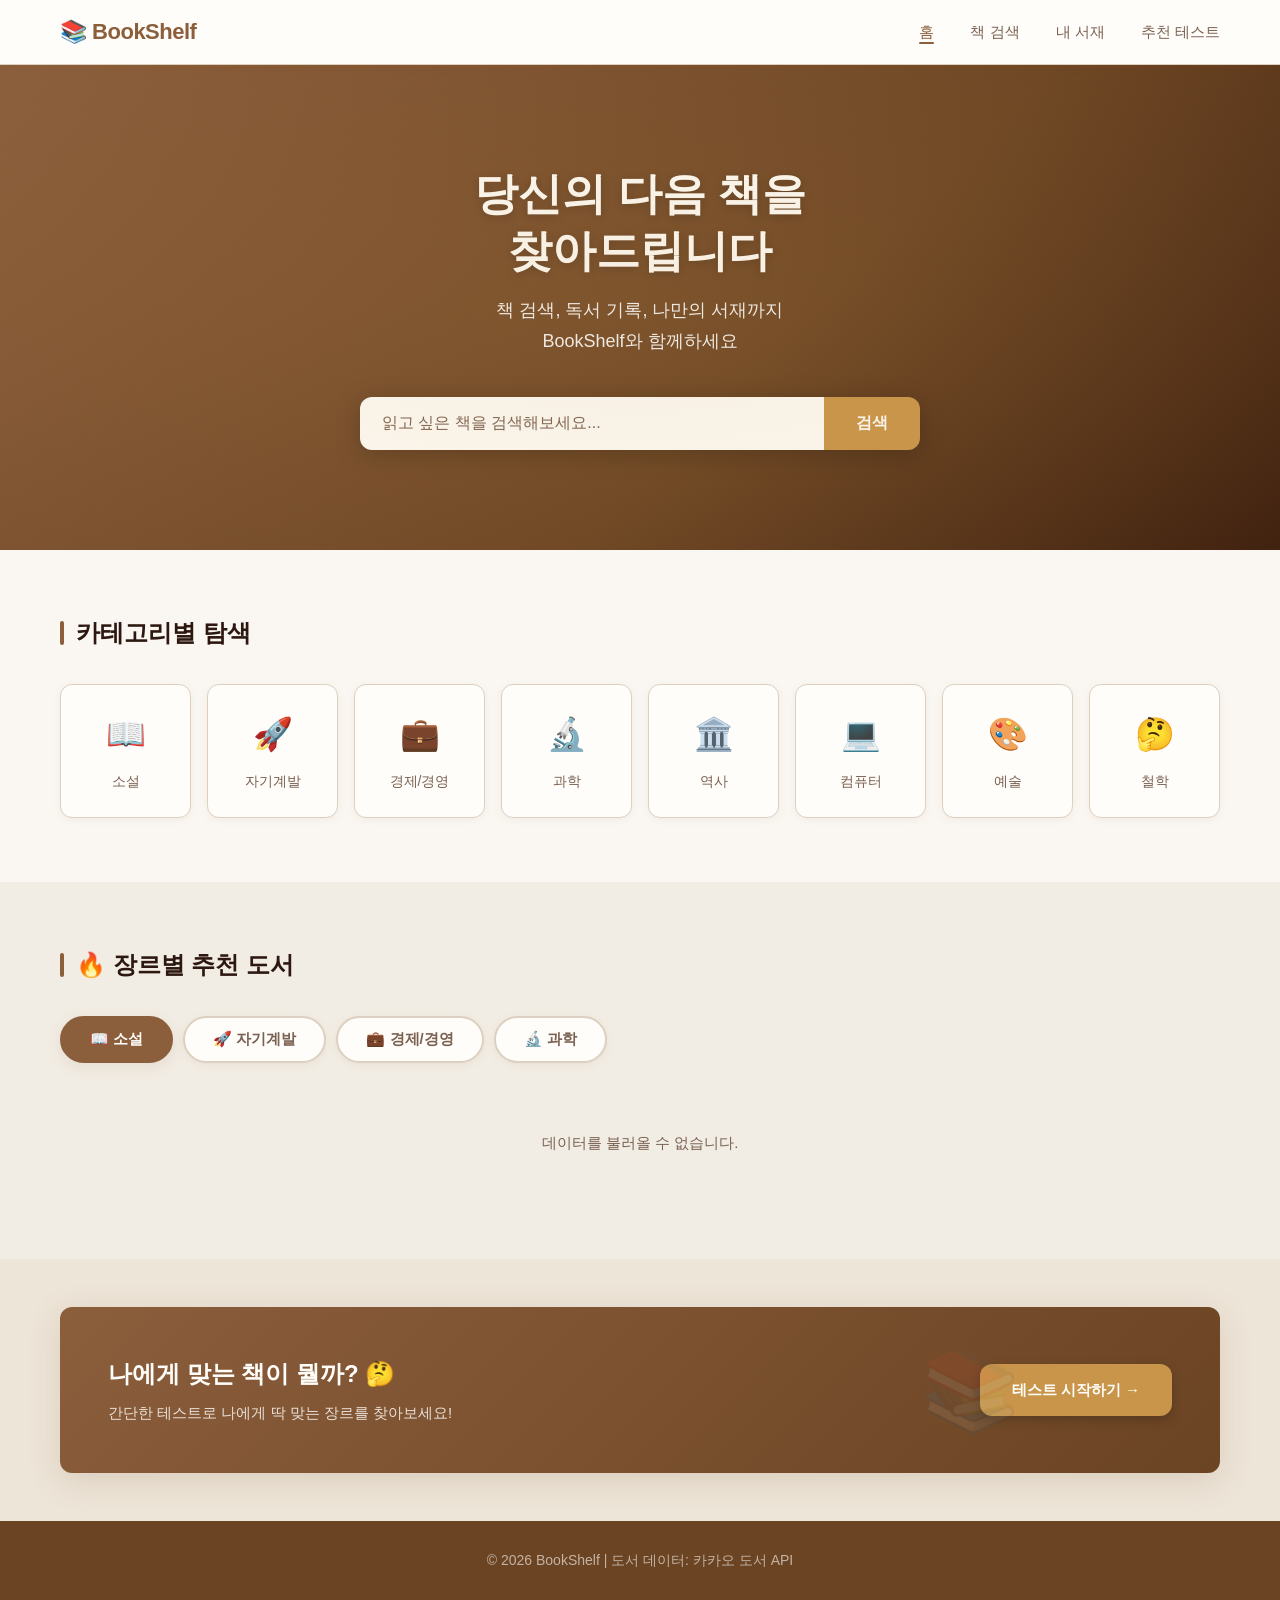
<file: index.html>
<!DOCTYPE html>
<html lang="ko">
<head>
  <meta charset="UTF-8">
  <meta name="viewport" content="width=device-width, initial-scale=1.0">
  <title>BookShelf - 나만의 책 추천</title>
  <link rel="stylesheet" href="css/style.css">
  <script src="https://code.jquery.com/jquery-3.6.0.min.js"></script>
</head>
<body>

  <nav class="navbar">
    <div class="nav-inner">
      <a href="index.html" class="logo">📚 BookShelf</a>
      <button class="hamburger" id="hamburger">&#9776;</button>
      <ul class="nav-menu" id="nav-menu">
        <li><a href="index.html" class="active">홈</a></li>
        <li><a href="pages/search.html">책 검색</a></li>
        <li><a href="pages/mylibrary.html">내 서재</a></li>
        <li><a href="pages/recommend.html">추천 테스트</a></li>
      </ul>
    </div>
  </nav>

  <section class="hero">
    <div class="hero-content">
      <h1>당신의 다음 책을<br>찾아드립니다</h1>
      <p>책 검색, 독서 기록, 나만의 서재까지<br>BookShelf와 함께하세요</p>
      <div class="hero-search">
        <input type="text" id="hero-search-input" placeholder="읽고 싶은 책을 검색해보세요...">
        <button id="hero-search-btn">검색</button>
      </div>
    </div>
  </section>

  <section class="section">
    <div class="container">
      <h2 class="section-title">카테고리별 탐색</h2>
      <div class="category-grid">
        <div class="category-card" data-query="소설">
          <span class="category-icon">📖</span>
          <span>소설</span>
        </div>
        <div class="category-card" data-query="자기계발">
          <span class="category-icon">🚀</span>
          <span>자기계발</span>
        </div>
        <div class="category-card" data-query="경제경영">
          <span class="category-icon">💼</span>
          <span>경제/경영</span>
        </div>
        <div class="category-card" data-query="과학">
          <span class="category-icon">🔬</span>
          <span>과학</span>
        </div>
        <div class="category-card" data-query="역사">
          <span class="category-icon">🏛️</span>
          <span>역사</span>
        </div>
        <div class="category-card" data-query="컴퓨터">
          <span class="category-icon">💻</span>
          <span>컴퓨터</span>
        </div>
        <div class="category-card" data-query="예술">
          <span class="category-icon">🎨</span>
          <span>예술</span>
        </div>
        <div class="category-card" data-query="철학">
          <span class="category-icon">🤔</span>
          <span>철학</span>
        </div>
      </div>
    </div>
  </section>

  <section class="section bg-light">
    <div class="container">
      <h2 class="section-title">🔥 장르별 추천 도서</h2>
      <div class="award-tabs">
        <button class="category-tab active" data-category="novel">📖 소설</button>
        <button class="category-tab" data-category="selfhelp">🚀 자기계발</button>
        <button class="category-tab" data-category="economy">💼 경제/경영</button>
        <button class="category-tab" data-category="science">🔬 과학</button>
      </div>
      <div class="book-grid" id="recommend-grid">
        <div class="loading">추천 도서를 불러오는 중...</div>
      </div>
    </div>
  </section>

  <section class="banner-section">
    <div class="container">
      <div class="banner">
        <div class="banner-text">
          <h3>나에게 맞는 책이 뭘까? 🤔</h3>
          <p>간단한 테스트로 나에게 딱 맞는 장르를 찾아보세요!</p>
        </div>
        <a href="pages/recommend.html" class="banner-btn">테스트 시작하기 →</a>
      </div>
    </div>
  </section>

  <footer class="footer">
    <div class="container">
      <p>© 2026 BookShelf | 도서 데이터: 카카오 도서 API</p>
    </div>
  </footer>

  <script src="js/common.js"></script>
  <script src="js/main.js"></script>
</body>
</html>
</file>
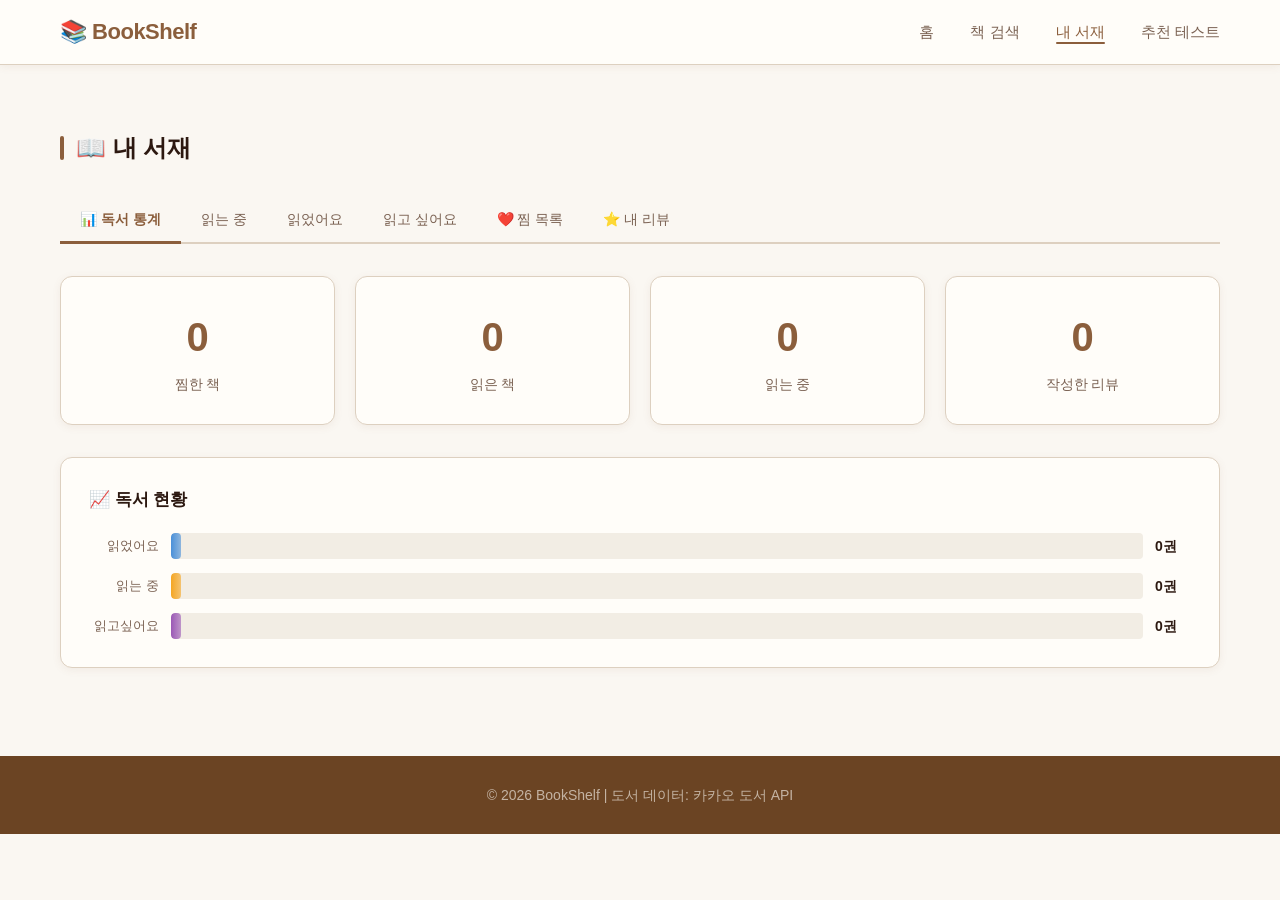
<file: pages/mylibrary.html>
<!DOCTYPE html>
<html lang="ko">
<head>
  <meta charset="UTF-8">
  <meta name="viewport" content="width=device-width, initial-scale=1.0">
  <title>내 서재 - BookShelf</title>
  <link rel="stylesheet" href="../css/style.css">
  <script src="https://code.jquery.com/jquery-3.6.0.min.js"></script>
</head>
<body>

  <nav class="navbar">
    <div class="nav-inner">
      <a href="../index.html" class="logo">📚 BookShelf</a>
      <button class="hamburger" id="hamburger">&#9776;</button>
      <ul class="nav-menu" id="nav-menu">
        <li><a href="../index.html">홈</a></li>
        <li><a href="search.html">책 검색</a></li>
        <li><a href="mylibrary.html" class="active">내 서재</a></li>
        <li><a href="recommend.html">추천 테스트</a></li>
      </ul>
    </div>
  </nav>

  <section class="section">
    <div class="container">
      <h2 class="section-title">📖 내 서재</h2>

      <div class="library-tabs">
        <button class="tab-btn active" data-tab="stats">📊 독서 통계</button>
        <button class="tab-btn" data-tab="reading">읽는 중</button>
        <button class="tab-btn" data-tab="done">읽었어요</button>
        <button class="tab-btn" data-tab="want">읽고 싶어요</button>
        <button class="tab-btn" data-tab="wishlist">❤️ 찜 목록</button>
        <button class="tab-btn" data-tab="reviews">⭐ 내 리뷰</button>
      </div>

      <div class="tab-content active" id="tab-stats">
        <div class="stats-grid">
          <div class="stat-card">
            <div class="stat-number" id="stat-total">0</div>
            <div class="stat-label">찜한 책</div>
          </div>
          <div class="stat-card">
            <div class="stat-number" id="stat-done">0</div>
            <div class="stat-label">읽은 책</div>
          </div>
          <div class="stat-card">
            <div class="stat-number" id="stat-reading">0</div>
            <div class="stat-label">읽는 중</div>
          </div>
          <div class="stat-card">
            <div class="stat-number" id="stat-reviews">0</div>
            <div class="stat-label">작성한 리뷰</div>
          </div>
        </div>
        <div class="chart-container">
          <h3>📈 독서 현황</h3>
          <div class="bar-chart" id="status-chart"></div>
        </div>
      </div>

      <div class="tab-content" id="tab-reading">
        <div class="book-grid" id="reading-grid"></div>
      </div>

      <div class="tab-content" id="tab-done">
        <div class="book-grid" id="done-grid"></div>
      </div>

      <div class="tab-content" id="tab-want">
        <div class="book-grid" id="want-grid"></div>
      </div>

      <div class="tab-content" id="tab-wishlist">
        <div class="book-grid" id="wish-grid"></div>
      </div>

      <div class="tab-content" id="tab-reviews">
        <div id="my-reviews"></div>
      </div>
    </div>
  </section>

  <footer class="footer">
    <div class="container">
      <p>© 2026 BookShelf | 도서 데이터: 카카오 도서 API</p>
    </div>
  </footer>

  <script src="../js/common.js"></script>
  <script src="../js/mylibrary.js"></script>
</body>
</html>
</file>
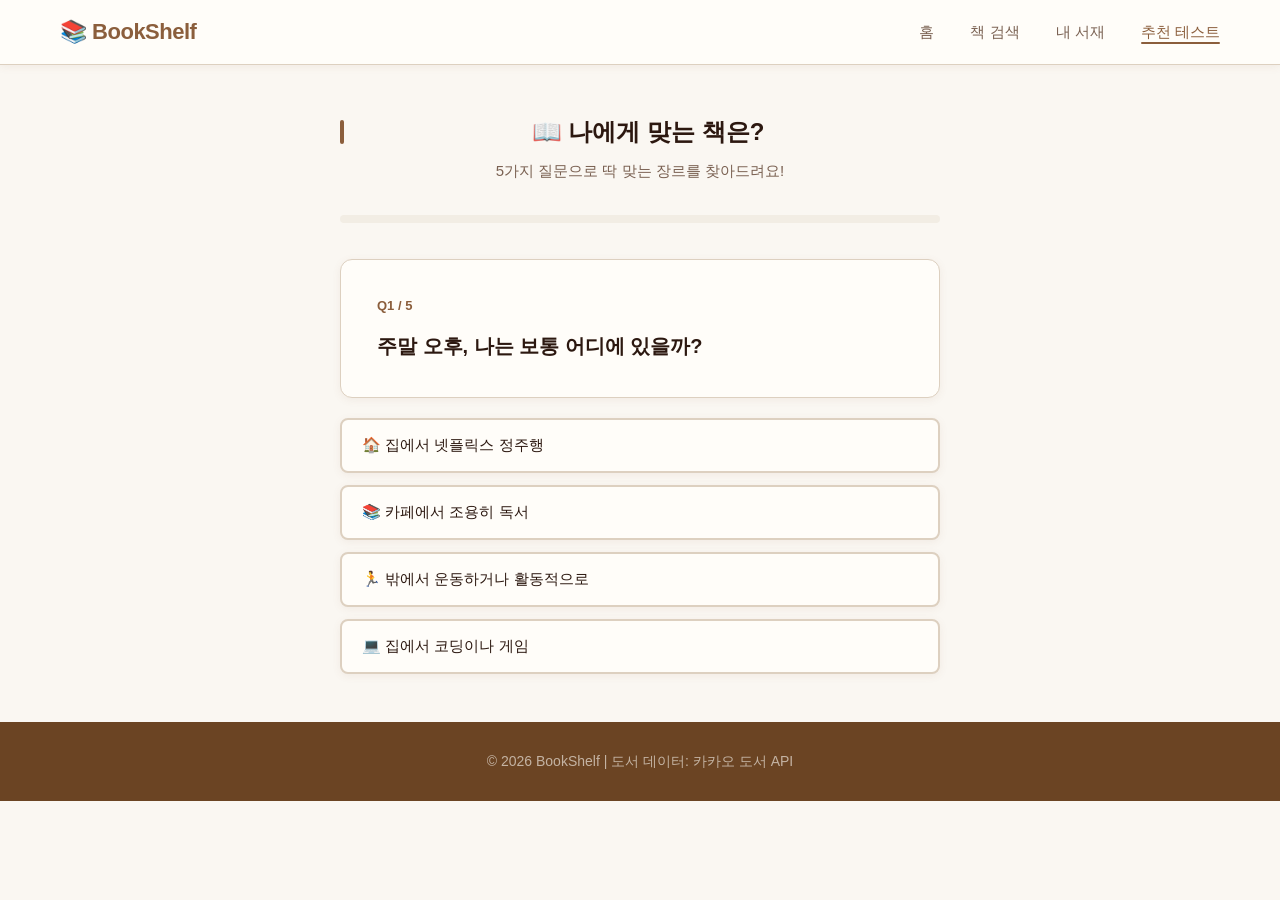
<file: pages/recommend.html>
<!DOCTYPE html>
<html lang="ko">
<head>
  <meta charset="UTF-8">
  <meta name="viewport" content="width=device-width, initial-scale=1.0">
  <title>책 추천 테스트 - BookShelf</title>
  <link rel="stylesheet" href="../css/style.css">
  <script src="https://code.jquery.com/jquery-3.6.0.min.js"></script>
</head>
<body>

  <nav class="navbar">
    <div class="nav-inner">
      <a href="../index.html" class="logo">📚 BookShelf</a>
      <button class="hamburger" id="hamburger">&#9776;</button>
      <ul class="nav-menu" id="nav-menu">
        <li><a href="../index.html">홈</a></li>
        <li><a href="search.html">책 검색</a></li>
        <li><a href="mylibrary.html">내 서재</a></li>
        <li><a href="recommend.html" class="active">추천 테스트</a></li>
      </ul>
    </div>
  </nav>

  <div class="test-container">
    <h2 class="section-title" style="text-align:center; margin-bottom:8px">📖 나에게 맞는 책은?</h2>
    <p style="text-align:center; color:var(--text-muted); margin-bottom:32px; font-size:15px">5가지 질문으로 딱 맞는 장르를 찾아드려요!</p>
    <div class="test-progress">
      <div class="test-progress-bar" id="progress-bar" style="width:0%"></div>
    </div>
    <div id="test-area"></div>
  </div>

  <footer class="footer">
    <div class="container">
      <p>© 2026 BookShelf | 도서 데이터: 카카오 도서 API</p>
    </div>
  </footer>

  <script src="../js/common.js"></script>
  <script>
    const questions = [
      {
        q: "주말 오후, 나는 보통 어디에 있을까?",
        options: [
          { text: "🏠 집에서 넷플릭스 정주행",       scores: { fiction: 2, art: 2 } },
          { text: "📚 카페에서 조용히 독서",          scores: { selfhelp: 2, philosophy: 2 } },
          { text: "🏃 밖에서 운동하거나 활동적으로",  scores: { science: 2, selfhelp: 1 } },
          { text: "💻 집에서 코딩이나 게임",          scores: { computer: 2, science: 1 } }
        ]
      },
      {
        q: "책을 읽을 때 가장 원하는 것은?",
        options: [
          { text: "😭 감동받고 눈물 흘리고 싶다",   scores: { fiction: 3, art: 2 } },
          { text: "🧠 새로운 지식을 얻고 싶다",     scores: { science: 2, history: 2 } },
          { text: "💪 동기부여가 되고 싶다",        scores: { selfhelp: 3, economy: 1 } },
          { text: "💰 돈과 경제를 이해하고 싶다",   scores: { economy: 3, selfhelp: 1 } }
        ]
      },
      {
        q: "요즘 내 고민은?",
        options: [
          { text: "💸 돈을 어떻게 잘 관리하지?",    scores: { economy: 3, selfhelp: 1 } },
          { text: "🤔 인생의 의미가 뭘까?",         scores: { philosophy: 3, fiction: 1 } },
          { text: "💻 개발 실력을 키우고 싶어",      scores: { computer: 3, science: 1 } },
          { text: "🌍 세상에 대해 더 알고 싶어",    scores: { history: 2, philosophy: 2 } }
        ]
      },
      {
        q: "가장 즐겨보는 콘텐츠는?",
        options: [
          { text: "🎬 드라마/영화",               scores: { fiction: 2, art: 2 } },
          { text: "📺 다큐멘터리/역사 콘텐츠",     scores: { history: 2, science: 1 } },
          { text: "📱 IT/테크 유튜브",            scores: { computer: 2, science: 1 } },
          { text: "🎙️ 자기계발/경제 팟캐스트",    scores: { selfhelp: 2, economy: 1 } }
        ]
      },
      {
        q: "나와 가장 가까운 모습은?",
        options: [
          { text: "🎨 그림, 음악 등 예술에 관심 많음", scores: { art: 3, philosophy: 1 } },
          { text: "📊 숫자와 데이터 분석을 좋아함",    scores: { economy: 2, computer: 2 } },
          { text: "🔬 과학적 원리가 궁금함",           scores: { science: 3, history: 1 } },
          { text: "📖 역사와 사회 현상에 관심 많음",   scores: { history: 3, philosophy: 2 } }
        ]
      }
    ];

    const genreBooks = {
      fiction:    ["아몬드", "불편한 편의점", "채식주의자", "나미야 잡화점의 기적", "아버지의 해방일지", "오늘 밤 세계에서 이 사랑이 사라진다 해도"],
      selfhelp:   ["아주 작은 습관의 힘", "역행자", "미라클 모닝", "원씽", "그릿", "하루 1%의 기적"],
      economy:    ["돈의 심리학", "부의 추월차선", "사장학개론", "불변의 법칙", "부자 아빠 가난한 아빠", "넛지"],
      science:    ["사피엔스", "코스모스", "이기적 유전자", "총균쇠", "파인만의 여섯 가지 물리 이야기", "빅뱅 우주론 강의"],
      history:    ["총균쇠", "한국사 편지", "로마인 이야기", "설민석의 조선왕조실록", "사피엔스", "역사란 무엇인가"],
      computer:   ["클린코드", "이것이 자바다", "혼자 공부하는 파이썬", "컴퓨터 사이언스 부트캠프", "알고리즘 도감", "개발자의 글쓰기"],
      art:        ["서양미술사", "음악의 기쁨", "사진의 이해", "색채심리", "예술수업", "나는 메트로폴리탄 미술관의 경비원입니다"],
      philosophy: ["소크라테스의 변명", "니체의 말", "미움받을 용기", "철학은 어떻게 삶의 무기가 되는가", "죽음이란 무엇인가", "정의란 무엇인가"]
    };

    const genreInfo = {
      fiction:    { name: '소설',      emoji: '📖', desc: '감동적인 이야기와 다양한 인물들의 삶을 통해 공감과 위로를 얻을 수 있어요. 세계 명작부터 국내 소설까지 폭넓게 탐독해보세요!' },
      selfhelp:   { name: '자기계발',  emoji: '🚀', desc: '더 나은 내가 되고 싶다면 자기계발서가 딱! 성공한 사람들의 인사이트와 실용적인 조언이 가득해요.' },
      economy:    { name: '경제/경영', emoji: '💼', desc: '돈의 흐름을 이해하고 현명한 선택을 하고 싶다면! 재테크부터 비즈니스 전략까지 폭넓게 다뤄요.' },
      science:    { name: '과학',      emoji: '🔬', desc: '우주, 생물, 물리... 세상의 원리가 궁금하다면 과학책이 최고예요. 어렵지 않게 풀어쓴 대중 과학서를 추천해요!' },
      history:    { name: '역사',      emoji: '🏛️', desc: '과거를 알면 현재가 보여요. 역사책은 단순한 사실의 나열이 아니라 인간과 사회를 이해하는 렌즈랍니다.' },
      computer:   { name: '컴퓨터',    emoji: '💻', desc: 'IT, 프로그래밍, 인공지능까지! 디지털 시대를 살아가는 데 필요한 지식을 쌓아보세요.' },
      art:        { name: '예술',      emoji: '🎨', desc: '미술, 음악, 영화... 예술은 삶을 풍요롭게 만들어줘요. 예술을 더 깊이 이해하고 즐기고 싶다면!' },
      philosophy: { name: '철학',      emoji: '🤔', desc: '삶의 근본적인 질문에 도전해보세요. 철학은 어렵지 않아요, 우리 모두가 이미 철학자랍니다!' }
    };

    const medals = ['🥇', '🥈', '🥉'];
    let currentQ = 0;
    let scores = {};

    function initScores() {
      Object.keys(genreInfo).forEach(k => scores[k] = 0);
    }

    function renderQuestion() {
      const q = questions[currentQ];
      $('#progress-bar').css('width', (currentQ / questions.length * 100).toFixed(0) + '%');
      $('#test-area').html(`
        <div class="test-question">
          <div class="question-number">Q${currentQ + 1} / ${questions.length}</div>
          <p class="question-text">${q.q}</p>
        </div>
        <div class="test-options">
          ${q.options.map((opt, i) => `
            <button class="test-option" onclick="selectOption(${i})">${opt.text}</button>
          `).join('')}
        </div>
      `);
    }

    function selectOption(idx) {
      const opt = questions[currentQ].options[idx];
      Object.entries(opt.scores).forEach(([genre, val]) => {
        scores[genre] = (scores[genre] || 0) + val;
      });
      $('.test-option').eq(idx).addClass('selected');
      setTimeout(() => {
        currentQ++;
        if (currentQ < questions.length) {
          renderQuestion();
        } else {
          showResult();
        }
      }, 300);
    }

    async function showResult() {
      $('#progress-bar').css('width', '100%');
      const sorted = Object.entries(scores).filter(([, v]) => v > 0).sort((a, b) => b[1] - a[1]);
      const topGenre = sorted[0][0];
      const info = genreInfo[topGenre];
      const books = genreBooks[topGenre];
      const top3 = sorted.slice(0, 3);

      const rankHtml = top3.map(([genre, score], i) => `
        <div style="display:flex; align-items:center; gap:10px; padding:10px 16px; background:var(--bg-light); border-radius:var(--radius-sm); margin-bottom:8px;">
          <span style="font-size:20px">${medals[i]}</span>
          <span style="font-weight:600; color:var(--text)">${genreInfo[genre].emoji} ${genreInfo[genre].name}</span>
          <span style="margin-left:auto; font-weight:700; color:var(--primary)">${score}점</span>
        </div>
      `).join('');

      $('#test-area').html(`
        <div class="test-result">
          <div class="result-emoji">${info.emoji}</div>
          <div class="result-genre">${info.name}형 독자</div>
          <p class="result-desc">${info.desc}</p>
          <div style="text-align:left; margin-bottom:28px;">
            <h3 style="font-size:16px; font-weight:700; margin-bottom:12px;">📊 나의 독서 성향 분석</h3>
            ${rankHtml}
          </div>
          <div class="result-books">
            <h3>추천 도서 🎯</h3>
            <div class="book-grid" id="result-books-grid">
              <div class="loading">추천 도서를 찾는 중...</div>
            </div>
          </div>
          <button class="btn btn-outline" onclick="resetTest()" style="margin-top:28px">다시 테스트하기 🔄</button>
        </div>
      `);

      const results = [];
      for (const title of books) {
        const data = await searchBooks(title, 1, 1);
        if (data && data.documents.length > 0) results.push(data.documents[0]);
      }
      if (results.length > 0) {
        $('#result-books-grid').html(results.map(createBookCard).join(''));
      } else {
        $('#result-books-grid').html('<p class="loading">추천 도서를 불러올 수 없어요.</p>');
      }
    }

    function resetTest() {
      currentQ = 0;
      initScores();
      renderQuestion();
    }

    initScores();
    renderQuestion();
  </script>
</body>
</html>
</file>
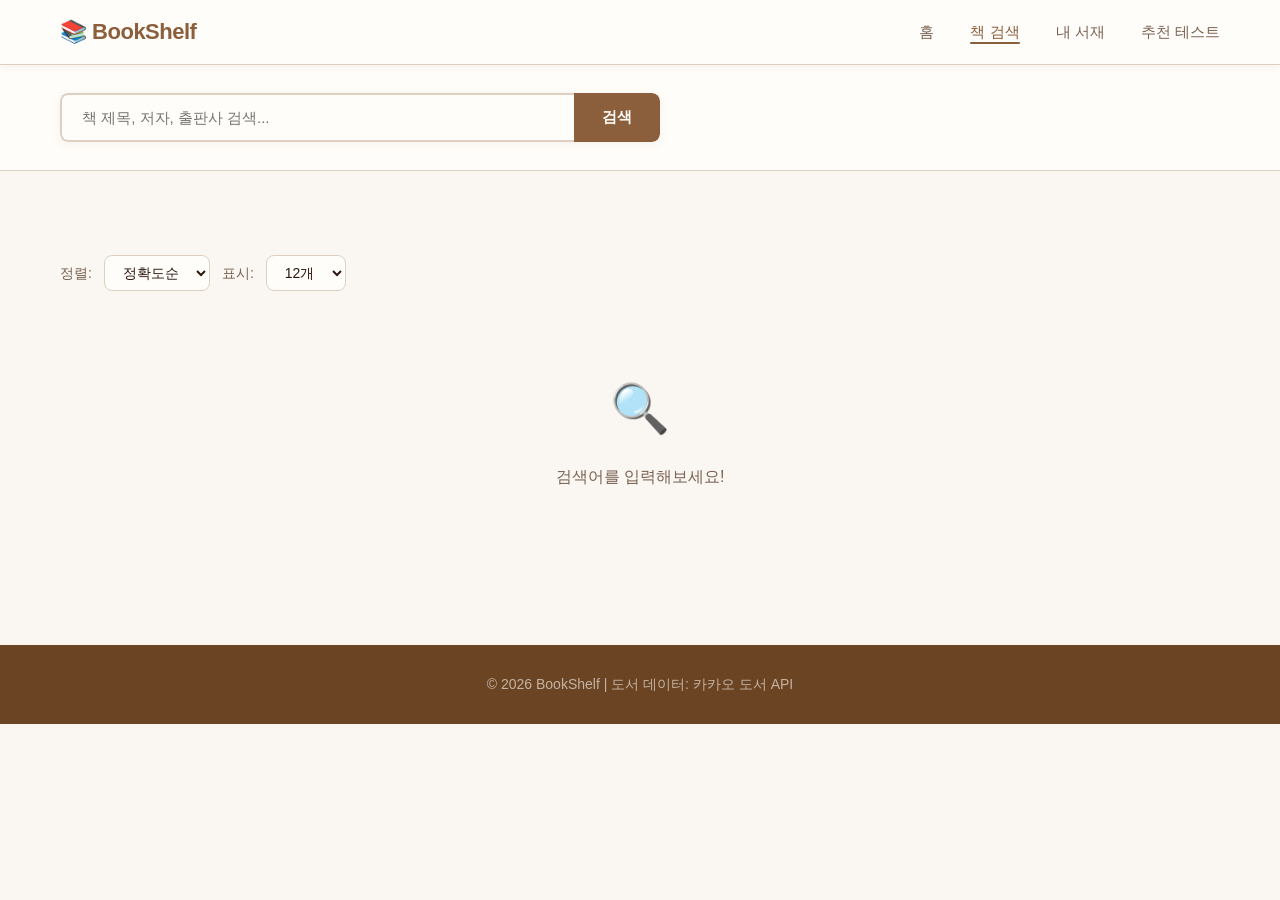
<file: pages/search.html>
<!DOCTYPE html>
<html lang="ko">
<head>
  <meta charset="UTF-8">
  <meta name="viewport" content="width=device-width, initial-scale=1.0">
  <title>책 검색 - BookShelf</title>
  <link rel="stylesheet" href="../css/style.css">
  <script src="https://code.jquery.com/jquery-3.6.0.min.js"></script>
</head>
<body>

  <nav class="navbar">
    <div class="nav-inner">
      <a href="../index.html" class="logo">📚 BookShelf</a>
      <button class="hamburger" id="hamburger">&#9776;</button>
      <ul class="nav-menu" id="nav-menu">
        <li><a href="../index.html">홈</a></li>
        <li><a href="search.html" class="active">책 검색</a></li>
        <li><a href="mylibrary.html">내 서재</a></li>
        <li><a href="recommend.html">추천 테스트</a></li>
      </ul>
    </div>
  </nav>

  <div class="search-header">
    <div class="container">
      <div class="search-bar">
        <input type="text" id="search-input" placeholder="책 제목, 저자, 출판사 검색...">
        <button id="search-btn">검색</button>
      </div>
    </div>
  </div>

  <section class="section">
    <div class="container">
      <div class="filter-bar">
        <label>정렬:</label>
        <select id="sort-select">
          <option value="accuracy">정확도순</option>
          <option value="latest">최신순</option>
        </select>
        <label>표시:</label>
        <select id="size-select">
          <option value="12">12개</option>
          <option value="24">24개</option>
          <option value="48">48개</option>
        </select>
      </div>

      <div id="result-count" class="result-count" style="display:none"></div>
      <div class="book-grid" id="result-grid">
        <div class="no-result">
          <div class="emoji">🔍</div>
          <p>검색어를 입력해보세요!</p>
        </div>
      </div>

      <div style="text-align:center; margin-top: 32px;">
        <button id="load-more" class="btn btn-outline" style="display:none">더 보기</button>
      </div>
    </div>
  </section>

  <footer class="footer">
    <div class="container">
      <p>© 2026 BookShelf | 도서 데이터: 카카오 도서 API</p>
    </div>
  </footer>

  <script src="../js/common.js"></script>
  <script src="../js/search.js"></script>
</body>
</html>
</file>
<file: css/style.css>
/* ===== 기본 설정 ===== */
* {
  margin: 0;
  padding: 0;
  box-sizing: border-box;
}

:root {
  --primary: #8B5E3C;
  --primary-dark: #6B4423;
  --primary-light: #A67C5B;
  --accent: #C8954A;
  --accent-dark: #A67830;
  --bg: #FAF7F2;
  --bg-light: #F2EDE4;
  --bg-warm: #EDE5D8;
  --text: #2C1810;
  --text-muted: #7A6152;
  --white: #FFFDF9;
  --border: #DDD0C0;
  --shadow-sm: 0 2px 8px rgba(139,94,60,0.08);
  --shadow: 0 4px 16px rgba(139,94,60,0.12);
  --shadow-lg: 0 8px 32px rgba(139,94,60,0.18);
  --radius: 12px;
  --radius-sm: 8px;
}

body {
  font-family: 'Apple SD Gothic Neo', 'Malgun Gothic', sans-serif;
  background: var(--bg);
  color: var(--text);
  line-height: 1.6;
}

a { text-decoration: none; color: inherit; }
ul { list-style: none; }

.container {
  max-width: 1200px;
  margin: 0 auto;
  padding: 0 20px;
}

/* ===== 네비게이션 ===== */
.navbar {
  background: var(--white);
  border-bottom: 1px solid var(--border);
  position: sticky;
  top: 0;
  z-index: 100;
  box-shadow: var(--shadow-sm);
}

.nav-inner {
  max-width: 1200px;
  margin: 0 auto;
  padding: 0 20px;
  display: flex;
  align-items: center;
  justify-content: space-between;
  height: 64px;
}

.logo {
  font-size: 22px;
  font-weight: 700;
  color: var(--primary);
  letter-spacing: -0.5px;
}

.nav-menu {
  display: flex;
  gap: 36px;
}

.nav-menu a {
  font-size: 15px;
  color: var(--text-muted);
  font-weight: 500;
  transition: color 0.25s;
  position: relative;
}

.nav-menu a::after {
  content: '';
  position: absolute;
  bottom: -4px;
  left: 0;
  width: 0;
  height: 2px;
  background: var(--primary);
  transition: width 0.25s;
  border-radius: 2px;
}

.nav-menu a:hover::after,
.nav-menu a.active::after {
  width: 100%;
}

.nav-menu a:hover,
.nav-menu a.active {
  color: var(--primary);
}

.hamburger {
  display: none;
  background: none;
  border: none;
  font-size: 24px;
  cursor: pointer;
  color: var(--text);
}

/* ===== 히어로 ===== */
.hero {
  background: linear-gradient(135deg, var(--primary) 0%, var(--primary-dark) 60%, #3D1F0E 100%);
  color: var(--white);
  padding: 100px 20px;
  text-align: center;
  position: relative;
  overflow: hidden;
}

.hero::before {
  content: '';
  position: absolute;
  top: -50%;
  left: -50%;
  width: 200%;
  height: 200%;
  background: radial-gradient(ellipse at center, rgba(200,149,74,0.15) 0%, transparent 60%);
  pointer-events: none;
}

.hero h1 {
  font-size: 44px;
  font-weight: 700;
  line-height: 1.3;
  margin-bottom: 16px;
  text-shadow: 0 2px 8px rgba(0,0,0,0.2);
}

.hero p {
  font-size: 18px;
  opacity: 0.88;
  margin-bottom: 40px;
  line-height: 1.7;
}

.hero-search {
  display: flex;
  max-width: 560px;
  margin: 0 auto;
  border-radius: var(--radius);
  overflow: hidden;
  box-shadow: 0 4px 24px rgba(0,0,0,0.25);
}

.hero-search input {
  flex: 1;
  padding: 16px 22px;
  border: none;
  font-size: 16px;
  outline: none;
  background: var(--white);
  color: var(--text);
}

.hero-search input::placeholder {
  color: var(--text-muted);
}

.hero-search button {
  padding: 16px 32px;
  background: var(--accent);
  color: var(--white);
  border: none;
  font-size: 16px;
  font-weight: 700;
  cursor: pointer;
  transition: background 0.25s;
}

.hero-search button:hover {
  background: var(--accent-dark);
}

/* ===== 섹션 ===== */
.section {
  padding: 64px 0;
}

.bg-light {
  background: var(--bg-light);
}

.section-title {
  font-size: 24px;
  font-weight: 700;
  margin-bottom: 32px;
  color: var(--text);
  position: relative;
  padding-left: 16px;
}

.section-title::before {
  content: '';
  position: absolute;
  left: 0;
  top: 50%;
  transform: translateY(-50%);
  width: 4px;
  height: 24px;
  background: var(--primary);
  border-radius: 2px;
}

/* ===== 카테고리 그리드 ===== */
.category-grid {
  display: grid;
  grid-template-columns: repeat(auto-fill, minmax(120px, 1fr));
  gap: 16px;
}

.category-card {
  background: var(--white);
  border: 1px solid var(--border);
  border-radius: var(--radius);
  padding: 24px 16px;
  text-align: center;
  cursor: pointer;
  transition: all 0.3s ease;
  display: flex;
  flex-direction: column;
  align-items: center;
  gap: 10px;
  font-size: 14px;
  font-weight: 500;
  color: var(--text-muted);
  box-shadow: var(--shadow-sm);
}

.category-card:hover {
  border-color: var(--primary);
  background: var(--bg-warm);
  transform: translateY(-3px);
  box-shadow: var(--shadow);
  color: var(--primary);
}

.category-icon {
  font-size: 32px;
}

/* ===== 책 그리드 ===== */
.book-grid {
  display: grid;
  grid-template-columns: repeat(auto-fill, minmax(180px, 1fr));
  gap: 20px;
}

.book-card {
  background: var(--white);
  border-radius: var(--radius);
  overflow: hidden;
  border: 1px solid var(--border);
  transition: all 0.3s ease;
  cursor: pointer;
  position: relative;
  box-shadow: var(--shadow-sm);
}

.book-card:hover {
  transform: translateY(-6px);
  box-shadow: var(--shadow-lg);
  border-color: var(--primary-light);
}

.book-cover {
  width: 100%;
  aspect-ratio: 3/4;
  object-fit: cover;
  background: var(--bg-light);
  transition: transform 0.3s ease;
}

.book-card:hover .book-cover {
  transform: scale(1.03);
}

.book-cover-placeholder {
  width: 100%;
  aspect-ratio: 3/4;
  background: linear-gradient(135deg, var(--bg-light), var(--bg-warm));
  display: flex;
  align-items: center;
  justify-content: center;
  font-size: 48px;
}

.book-info {
  padding: 14px;
}

.book-title {
  font-size: 13px;
  font-weight: 600;
  margin-bottom: 4px;
  display: -webkit-box;
  -webkit-line-clamp: 2;
  -webkit-box-orient: vertical;
  overflow: hidden;
  line-height: 1.4;
  color: var(--text);
}

.book-author {
  font-size: 12px;
  color: var(--text-muted);
  margin-bottom: 8px;
}

.book-price {
  font-size: 13px;
  font-weight: 700;
  color: var(--primary);
}

.wishlist-btn {
  position: absolute;
  top: 8px;
  right: 8px;
  background: rgba(255,253,249,0.92);
  border: none;
  border-radius: 50%;
  width: 34px;
  height: 34px;
  display: flex;
  align-items: center;
  justify-content: center;
  cursor: pointer;
  font-size: 16px;
  transition: all 0.25s;
  box-shadow: 0 2px 8px rgba(0,0,0,0.12);
}

.wishlist-btn:hover { transform: scale(1.15); }
.wishlist-btn.active { background: #FFE8E8; }

/* ===== 배너 ===== */
.banner-section {
  padding: 48px 0;
  background: var(--bg-warm);
}

.banner {
  background: linear-gradient(135deg, var(--primary) 0%, var(--primary-dark) 100%);
  border-radius: var(--radius);
  padding: 48px;
  display: flex;
  align-items: center;
  justify-content: space-between;
  flex-wrap: wrap;
  gap: 24px;
  box-shadow: var(--shadow-lg);
  position: relative;
  overflow: hidden;
}

.banner::before {
  content: '📚';
  position: absolute;
  right: 200px;
  top: 50%;
  transform: translateY(-50%);
  font-size: 80px;
  opacity: 0.08;
}

.banner-text h3 {
  font-size: 24px;
  font-weight: 700;
  color: var(--white);
  margin-bottom: 8px;
}

.banner-text p {
  color: rgba(255,253,249,0.82);
  font-size: 15px;
}

.banner-btn {
  background: var(--accent);
  color: var(--white);
  padding: 14px 32px;
  border-radius: var(--radius);
  font-weight: 700;
  font-size: 15px;
  transition: all 0.25s;
  white-space: nowrap;
  box-shadow: 0 4px 12px rgba(0,0,0,0.2);
}

.banner-btn:hover {
  transform: translateY(-2px);
  box-shadow: 0 6px 20px rgba(0,0,0,0.25);
  background: var(--accent-dark);
}

/* ===== 푸터 ===== */
.footer {
  background: var(--primary-dark);
  color: rgba(255,253,249,0.6);
  text-align: center;
  padding: 28px 0;
  font-size: 14px;
}

/* ===== 로딩 ===== */
.loading {
  text-align: center;
  padding: 40px;
  color: var(--text-muted);
  font-size: 15px;
  grid-column: 1 / -1;
}

/* ===== 검색 페이지 ===== */
.search-header {
  background: var(--white);
  border-bottom: 1px solid var(--border);
  padding: 28px 0;
}

.search-bar {
  display: flex;
  max-width: 600px;
  border-radius: var(--radius-sm);
  overflow: hidden;
  box-shadow: var(--shadow-sm);
}

.search-bar input {
  flex: 1;
  padding: 14px 20px;
  border: 2px solid var(--border);
  border-right: none;
  border-radius: var(--radius-sm) 0 0 var(--radius-sm);
  font-size: 15px;
  outline: none;
  transition: border-color 0.25s;
  background: var(--white);
  color: var(--text);
}

.search-bar input:focus {
  border-color: var(--primary);
}

.search-bar button {
  padding: 14px 28px;
  background: var(--primary);
  color: var(--white);
  border: none;
  border-radius: 0 var(--radius-sm) var(--radius-sm) 0;
  font-size: 15px;
  cursor: pointer;
  font-weight: 600;
  transition: background 0.25s;
}

.search-bar button:hover { background: var(--primary-dark); }

.filter-bar {
  display: flex;
  gap: 12px;
  flex-wrap: wrap;
  margin: 20px 0;
  align-items: center;
}

.filter-bar label {
  font-size: 14px;
  color: var(--text-muted);
  font-weight: 500;
}

.filter-bar select {
  padding: 8px 14px;
  border: 1px solid var(--border);
  border-radius: var(--radius-sm);
  font-size: 14px;
  background: var(--white);
  cursor: pointer;
  outline: none;
  color: var(--text);
  transition: border-color 0.2s;
}

.filter-bar select:focus {
  border-color: var(--primary);
}

.result-count {
  font-size: 14px;
  color: var(--text-muted);
  margin-bottom: 20px;
}

.result-count span {
  color: var(--primary);
  font-weight: 700;
}

.no-result {
  text-align: center;
  padding: 60px 20px;
  color: var(--text-muted);
  grid-column: 1 / -1;
}

.no-result .emoji { font-size: 48px; margin-bottom: 16px; }
.no-result p { font-size: 16px; }

/* ===== 책 상세 페이지 ===== */
.detail-section {
  padding: 40px 0;
}

.detail-layout {
  display: grid;
  grid-template-columns: 280px 1fr;
  gap: 52px;
  align-items: start;
}

.detail-cover {
  width: 100%;
  border-radius: var(--radius);
  box-shadow: var(--shadow-lg);
  transition: transform 0.3s ease;
}

.detail-cover:hover {
  transform: scale(1.02);
}

.detail-cover-placeholder {
  width: 100%;
  aspect-ratio: 3/4;
  background: var(--bg-light);
  border-radius: var(--radius);
  display: flex;
  align-items: center;
  justify-content: center;
  font-size: 80px;
}

.detail-title {
  font-size: 28px;
  font-weight: 700;
  margin-bottom: 8px;
  line-height: 1.3;
  color: var(--text);
}

.detail-author {
  font-size: 16px;
  color: var(--text-muted);
  margin-bottom: 16px;
}

.detail-meta {
  display: flex;
  flex-wrap: wrap;
  gap: 8px;
  margin-bottom: 20px;
}

.meta-tag {
  background: var(--bg-light);
  border: 1px solid var(--border);
  border-radius: 20px;
  padding: 4px 14px;
  font-size: 13px;
  color: var(--text-muted);
}

.detail-price {
  font-size: 24px;
  font-weight: 700;
  color: var(--primary);
  margin-bottom: 24px;
}

.detail-actions {
  display: flex;
  gap: 12px;
  flex-wrap: wrap;
  margin-bottom: 28px;
}

.btn {
  padding: 12px 24px;
  border-radius: var(--radius-sm);
  font-size: 15px;
  font-weight: 600;
  cursor: pointer;
  transition: all 0.25s;
  border: none;
}

.btn-primary {
  background: var(--primary);
  color: var(--white);
  box-shadow: var(--shadow-sm);
}

.btn-primary:hover {
  background: var(--primary-dark);
  box-shadow: var(--shadow);
  transform: translateY(-1px);
}

.btn-outline {
  background: var(--white);
  color: var(--primary);
  border: 2px solid var(--primary);
}

.btn-outline:hover {
  background: var(--bg-warm);
  transform: translateY(-1px);
}

.btn-accent {
  background: var(--accent);
  color: var(--white);
  box-shadow: var(--shadow-sm);
}

.btn-accent:hover {
  background: var(--accent-dark);
  transform: translateY(-1px);
}

.status-select {
  padding: 12px 18px;
  border: 2px solid var(--border);
  border-radius: var(--radius-sm);
  font-size: 15px;
  cursor: pointer;
  outline: none;
  background: var(--white);
  font-weight: 600;
  color: var(--text);
  transition: border-color 0.25s;
}

.status-select:focus {
  border-color: var(--primary);
}

.detail-description {
  background: var(--white);
  border: 1px solid var(--border);
  border-radius: var(--radius);
  padding: 24px;
  margin-bottom: 28px;
  box-shadow: var(--shadow-sm);
}

.detail-description h3 {
  font-size: 17px;
  font-weight: 700;
  margin-bottom: 12px;
  color: var(--primary);
}

.detail-description p {
  font-size: 14px;
  color: var(--text-muted);
  line-height: 1.9;
}

/* ===== 별점 & 리뷰 ===== */
.review-section {
  background: var(--white);
  border: 1px solid var(--border);
  border-radius: var(--radius);
  padding: 28px;
  margin-bottom: 28px;
  box-shadow: var(--shadow-sm);
}

.review-section h3 {
  font-size: 18px;
  font-weight: 700;
  margin-bottom: 20px;
  color: var(--text);
}

.star-rating {
  display: flex;
  gap: 6px;
  margin-bottom: 16px;
}

.star {
  font-size: 32px;
  cursor: pointer;
  color: var(--border);
  transition: color 0.15s, transform 0.15s;
}

.star:hover { transform: scale(1.1); }
.star.active, .star:hover { color: var(--accent); }

.review-input {
  width: 100%;
  padding: 14px 16px;
  border: 1px solid var(--border);
  border-radius: var(--radius-sm);
  font-size: 14px;
  resize: vertical;
  min-height: 100px;
  font-family: inherit;
  outline: none;
  transition: border-color 0.25s;
  margin-bottom: 12px;
  background: var(--bg);
  color: var(--text);
}

.review-input:focus { border-color: var(--primary); }

.review-list {
  margin-top: 24px;
  display: flex;
  flex-direction: column;
  gap: 16px;
}

.review-item {
  background: var(--bg-light);
  border-radius: var(--radius-sm);
  padding: 16px;
  position: relative;
  border: 1px solid var(--border);
}

.review-stars {
  color: var(--accent);
  font-size: 16px;
  margin-bottom: 6px;
}

.review-text {
  font-size: 14px;
  color: var(--text);
  line-height: 1.6;
  margin-bottom: 8px;
}

.review-date {
  font-size: 12px;
  color: var(--text-muted);
}

.review-delete {
  position: absolute;
  top: 12px;
  right: 12px;
  background: none;
  border: none;
  cursor: pointer;
  color: var(--text-muted);
  font-size: 16px;
  padding: 4px;
  border-radius: 4px;
  transition: color 0.2s;
}

.review-delete:hover { color: #c0392b; }

/* ===== 내 서재 ===== */
.library-tabs {
  display: flex;
  gap: 0;
  border-bottom: 2px solid var(--border);
  margin-bottom: 32px;
  flex-wrap: wrap;
}

.tab-btn {
  padding: 12px 20px;
  background: none;
  border: none;
  font-size: 14px;
  font-weight: 500;
  cursor: pointer;
  color: var(--text-muted);
  border-bottom: 3px solid transparent;
  margin-bottom: -2px;
  transition: all 0.25s;
}

.tab-btn.active {
  color: var(--primary);
  border-bottom-color: var(--primary);
  font-weight: 700;
}

.tab-btn:hover { color: var(--primary); }

.tab-content { display: none; }
.tab-content.active { display: block; }

/* ===== 통계 차트 ===== */
.stats-grid {
  display: grid;
  grid-template-columns: repeat(auto-fit, minmax(200px, 1fr));
  gap: 20px;
  margin-bottom: 32px;
}

.stat-card {
  background: var(--white);
  border: 1px solid var(--border);
  border-radius: var(--radius);
  padding: 28px;
  text-align: center;
  box-shadow: var(--shadow-sm);
  transition: all 0.3s ease;
}

.stat-card:hover {
  box-shadow: var(--shadow);
  transform: translateY(-2px);
}

.stat-number {
  font-size: 40px;
  font-weight: 700;
  color: var(--primary);
  margin-bottom: 4px;
}

.stat-label {
  font-size: 14px;
  color: var(--text-muted);
}

.chart-container {
  background: var(--white);
  border: 1px solid var(--border);
  border-radius: var(--radius);
  padding: 28px;
  margin-bottom: 24px;
  box-shadow: var(--shadow-sm);
}

.chart-container h3 {
  font-size: 17px;
  font-weight: 700;
  margin-bottom: 20px;
  color: var(--text);
}

.bar-chart {
  display: flex;
  flex-direction: column;
  gap: 14px;
}

.bar-item {
  display: flex;
  align-items: center;
  gap: 12px;
}

.bar-label {
  font-size: 13px;
  color: var(--text-muted);
  width: 70px;
  text-align: right;
  flex-shrink: 0;
}

.bar-track {
  flex: 1;
  background: var(--bg-light);
  border-radius: 4px;
  height: 26px;
  overflow: hidden;
}

.bar-fill {
  height: 100%;
  background: linear-gradient(90deg, var(--primary), var(--primary-light));
  border-radius: 4px;
  width: 0;
  transition: width 1s ease;
  display: flex;
  align-items: center;
  padding-left: 10px;
}

.bar-value {
  font-size: 12px;
  color: var(--white);
  font-weight: 600;
}

.genre-chart {
  display: flex;
  flex-wrap: wrap;
  gap: 10px;
}

.genre-item {
  display: flex;
  align-items: center;
  gap: 8px;
  background: var(--bg-light);
  border-radius: 20px;
  padding: 6px 14px;
  font-size: 13px;
  border: 1px solid var(--border);
}

.genre-dot {
  width: 10px;
  height: 10px;
  border-radius: 50%;
  flex-shrink: 0;
}

/* ===== 추천 테스트 ===== */
.test-container {
  max-width: 640px;
  margin: 0 auto;
  padding: 48px 20px;
}

.test-progress {
  background: var(--bg-light);
  border-radius: 4px;
  height: 8px;
  margin-bottom: 36px;
  overflow: hidden;
}

.test-progress-bar {
  height: 100%;
  background: linear-gradient(90deg, var(--primary), var(--accent));
  border-radius: 4px;
  transition: width 0.4s ease;
}

.test-question {
  background: var(--white);
  border-radius: var(--radius);
  padding: 36px;
  border: 1px solid var(--border);
  margin-bottom: 20px;
  box-shadow: var(--shadow-sm);
}

.question-number {
  font-size: 13px;
  color: var(--primary);
  font-weight: 700;
  margin-bottom: 14px;
}

.question-text {
  font-size: 20px;
  font-weight: 600;
  line-height: 1.5;
  color: var(--text);
}

.test-options {
  display: flex;
  flex-direction: column;
  gap: 12px;
}

.test-option {
  background: var(--white);
  border: 2px solid var(--border);
  border-radius: var(--radius-sm);
  padding: 16px 20px;
  cursor: pointer;
  font-size: 15px;
  text-align: left;
  transition: all 0.25s;
  font-weight: 500;
  color: var(--text);
  box-shadow: var(--shadow-sm);
}

.test-option:hover {
  border-color: var(--primary);
  background: var(--bg-warm);
  color: var(--primary);
  transform: translateX(4px);
}

.test-option.selected {
  border-color: var(--primary);
  background: var(--primary);
  color: var(--white);
}

.test-result {
  background: var(--white);
  border-radius: var(--radius);
  padding: 44px;
  text-align: center;
  border: 1px solid var(--border);
  box-shadow: var(--shadow);
}

.result-emoji { font-size: 68px; margin-bottom: 16px; }

.result-genre {
  font-size: 28px;
  font-weight: 700;
  color: var(--primary);
  margin-bottom: 12px;
}

.result-desc {
  font-size: 15px;
  color: var(--text-muted);
  line-height: 1.8;
  margin-bottom: 28px;
}

.result-books h3 {
  font-size: 18px;
  font-weight: 700;
  margin-bottom: 20px;
  color: var(--text);
}

/* ===== 장르/수상작 탭 ===== */
.award-tabs {
  display: flex;
  gap: 10px;
  flex-wrap: wrap;
  margin-bottom: 28px;
}

.award-tab,
.category-tab {
  padding: 12px 28px;
  border: 2px solid var(--border);
  border-radius: 24px;
  background: var(--white);
  color: var(--text-muted);
  font-size: 15px;
  font-weight: 600;
  cursor: pointer;
  transition: all 0.25s;
  box-shadow: var(--shadow-sm);
}

.award-tab:hover,
.category-tab:hover {
  border-color: var(--primary);
  color: var(--primary);
  background: var(--bg-warm);
}

.award-tab.active,
.category-tab.active {
  background: var(--primary);
  border-color: var(--primary);
  color: var(--white);
  box-shadow: var(--shadow);
}

/* ===== 토스트 알림 ===== */
.toast {
  position: fixed;
  bottom: 40px;
  left: 50%;
  transform: translateX(-50%) translateY(80px);
  background: var(--white);
  color: var(--text);
  border: 2px solid var(--primary);
  padding: 16px 32px;
  border-radius: var(--radius);
  font-size: 16px;
  font-weight: 600;
  z-index: 9999;
  transition: transform 0.3s ease;
  white-space: nowrap;
  box-shadow: var(--shadow-lg);
}

.toast.show {
  transform: translateX(-50%) translateY(0);
}

/* ===== 빈 서재 ===== */
.empty-library {
  text-align: center;
  padding: 64px 20px;
  color: var(--text-muted);
}

.empty-library .emoji { font-size: 56px; margin-bottom: 16px; }
.empty-library p { font-size: 16px; margin-bottom: 24px; }

/* ===== 반응형 ===== */
@media (max-width: 768px) {
  .hamburger { display: block; }

  .nav-menu {
    display: none;
    position: absolute;
    top: 64px;
    left: 0;
    right: 0;
    background: var(--white);
    flex-direction: column;
    padding: 16px 20px;
    border-bottom: 1px solid var(--border);
    gap: 0;
    box-shadow: var(--shadow);
  }

  .nav-menu.open { display: flex; }
  .nav-menu li a {
    display: block;
    padding: 14px 0;
    border-bottom: 1px solid var(--border);
  }

  .hero { padding: 64px 20px; }
  .hero h1 { font-size: 28px; }
  .hero p { font-size: 15px; }

  .hero-search {
    flex-direction: column;
    border-radius: var(--radius);
  }

  .hero-search input,
  .hero-search button {
    width: 100%;
    border-radius: 0;
  }

  .hero-search input { border-radius: var(--radius) var(--radius) 0 0; }
  .hero-search button { border-radius: 0 0 var(--radius) var(--radius); }

  .category-grid { grid-template-columns: repeat(4, 1fr); }
  .book-grid { grid-template-columns: repeat(2, 1fr); }

  .detail-layout {
    grid-template-columns: 1fr;
  }

  .detail-cover {
    max-width: 200px;
    margin: 0 auto;
    display: block;
  }

  .banner {
    flex-direction: column;
    text-align: center;
    padding: 32px 24px;
  }

  .banner::before { display: none; }
  .stats-grid { grid-template-columns: repeat(2, 1fr); }
  .detail-title { font-size: 22px; }
}

@media (max-width: 480px) {
  .category-card { padding: 14px 8px; font-size: 12px; }
  .category-icon { font-size: 24px; }
  .book-grid { grid-template-columns: repeat(2, 1fr); }
  .award-tab, .category-tab { padding: 10px 18px; font-size: 13px; }
}

/* ===== 커스텀 모달 ===== */
.modal-overlay {
  position: fixed;
  top: 0; left: 0; right: 0; bottom: 0;
  background: rgba(44,24,16,0.5);
  z-index: 9998;
  display: flex;
  align-items: center;
  justify-content: center;
  animation: fadeIn 0.2s ease;
}

@keyframes fadeIn {
  from { opacity: 0; }
  to { opacity: 1; }
}

.modal-box {
  background: var(--white);
  border-radius: var(--radius);
  padding: 32px 28px;
  max-width: 360px;
  width: 90%;
  box-shadow: var(--shadow-lg);
  animation: slideUp 0.2s ease;
}

@keyframes slideUp {
  from { transform: translateY(16px); opacity: 0; }
  to { transform: translateY(0); opacity: 1; }
}

.modal-title {
  font-size: 17px;
  font-weight: 700;
  color: var(--text);
  margin-bottom: 10px;
}

.modal-desc {
  font-size: 14px;
  color: var(--text-muted);
  margin-bottom: 24px;
  line-height: 1.6;
}

.modal-actions {
  display: flex;
  gap: 10px;
  justify-content: flex-end;
}

.modal-cancel {
  padding: 10px 20px;
  border: 2px solid var(--border);
  border-radius: var(--radius-sm);
  background: var(--white);
  color: var(--text-muted);
  font-size: 14px;
  font-weight: 600;
  cursor: pointer;
  transition: all 0.2s;
}

.modal-cancel:hover {
  border-color: var(--primary);
  color: var(--primary);
}

.modal-confirm {
  padding: 10px 20px;
  border: none;
  border-radius: var(--radius-sm);
  background: #c0392b;
  color: var(--white);
  font-size: 14px;
  font-weight: 600;
  cursor: pointer;
  transition: all 0.2s;
}

.modal-confirm:hover {
  background: #a93226;
  transform: translateY(-1px);
}
</file>
